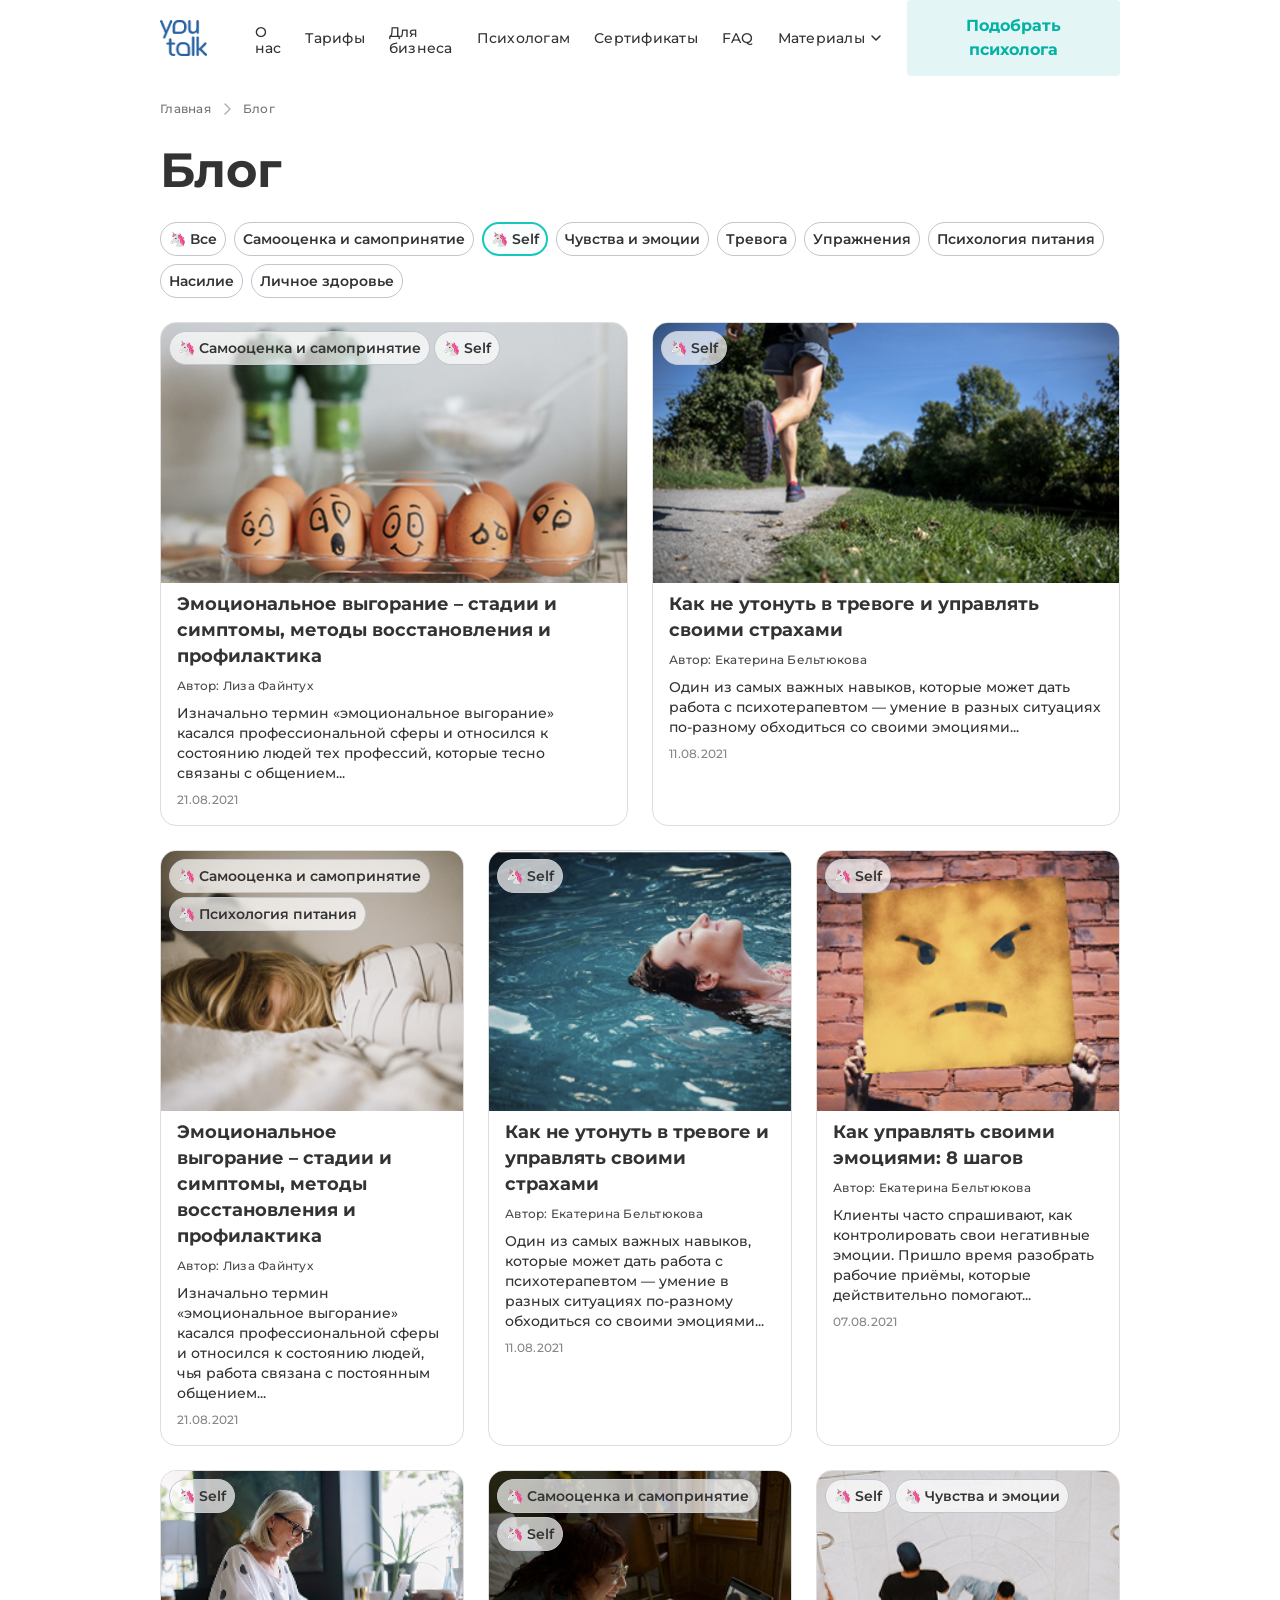
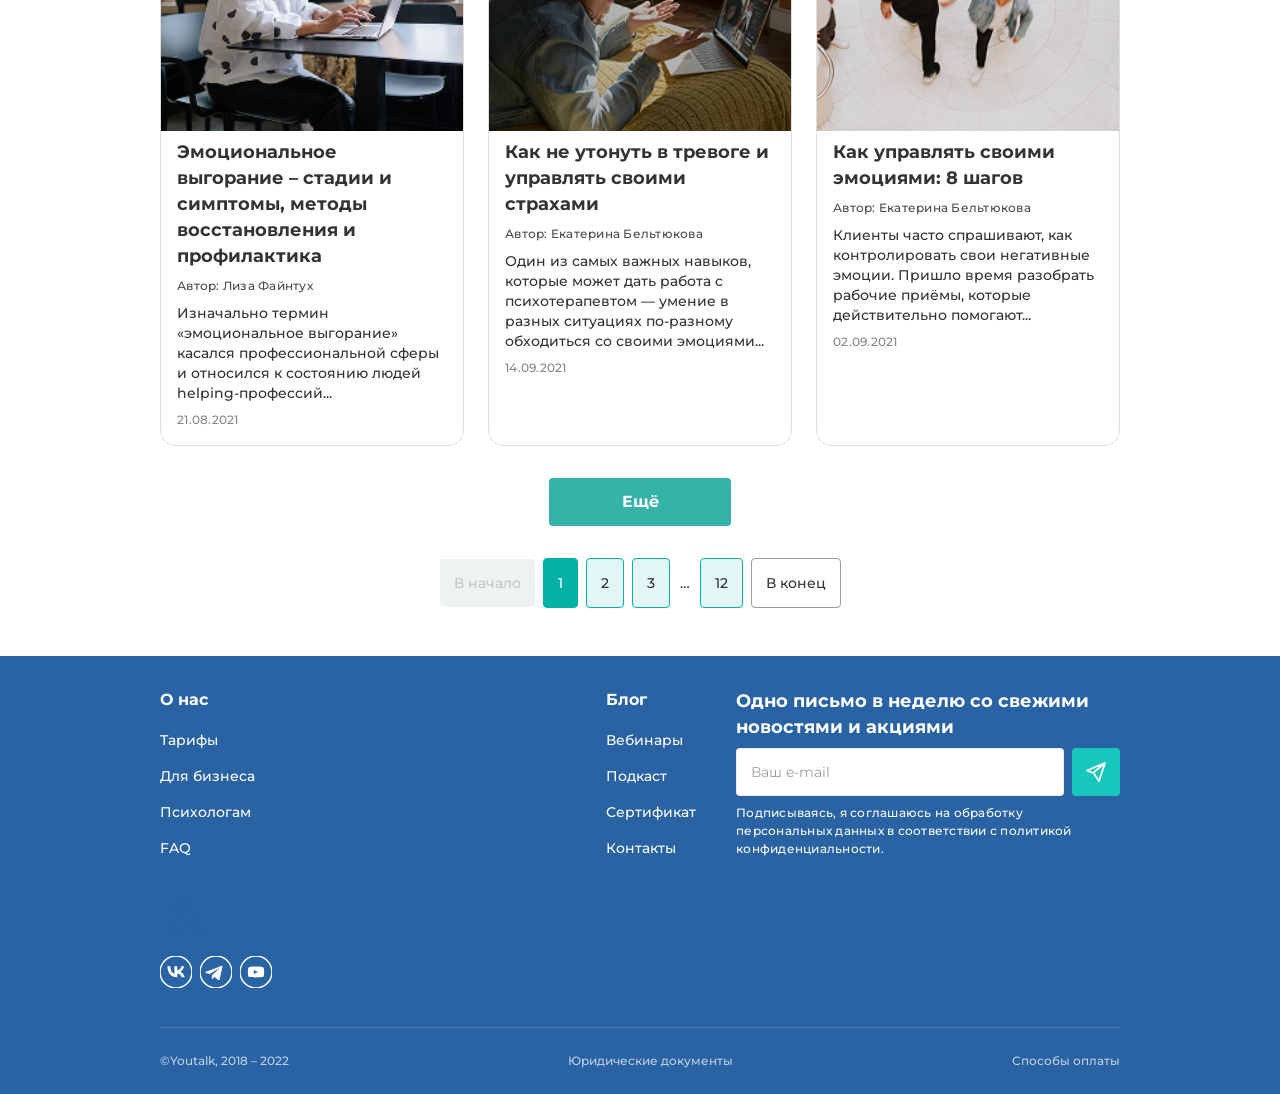
<file: index.html>
<!DOCTYPE html>
<html lang="ru">
<head>
  <meta charset="UTF-8">
  <meta name="viewport" content="width=device-width, initial-scale=1.0">
  <meta name="description" content="Блог онлайн-сервиса подбора психологов YouTalk: статьи о самооценке, тревоге, чувствах и эмоциях.">
  <title>Блог — YouTalk</title>
  <link rel="preconnect" href="https://fonts.googleapis.com">
  <link rel="preconnect" href="https://fonts.gstatic.com" crossorigin>
  <link href="https://fonts.googleapis.com/css2?family=Montserrat:wght@400;500;600;700&family=Open+Sans:wght@400;600&display=swap" rel="stylesheet">
  <link rel="stylesheet" href="css/style.css">
</head>
<body class="page">
  <header class="header">
    <div class="header__inner container">
      <a class="logo header__logo" href="index.html" aria-label="YouTalk — на главную">
        <img class="logo__image" src="img/logo.png" alt="YouTalk">
      </a>
      <nav class="nav header__nav" aria-label="Основная навигация">
        <ul class="nav__list">
          <li class="nav__item"><a class="nav__link" href="#">О нас</a></li>
          <li class="nav__item"><a class="nav__link" href="#">Тарифы</a></li>
          <li class="nav__item"><a class="nav__link" href="#">Для бизнеса</a></li>
          <li class="nav__item"><a class="nav__link" href="#">Психологам</a></li>
          <li class="nav__item"><a class="nav__link" href="#">Сертификаты</a></li>
          <li class="nav__item"><a class="nav__link" href="#">FAQ</a></li>
          <li class="nav__item">
            <button class="nav__link nav__link--dropdown" type="button">
              Материалы
              <svg class="nav__icon" width="14" height="14" viewBox="0 0 14 14" aria-hidden="true" focusable="false">
                <path d="M3 5l4 4 4-4" fill="none" stroke="currentColor" stroke-width="1.6" stroke-linecap="round" stroke-linejoin="round"></path>
              </svg>
            </button>
          </li>
        </ul>
      </nav>
      <a class="btn btn--ghost header__button" href="#">Подобрать психолога</a>
      <button class="header__burger" type="button" aria-label="Открыть меню" aria-expanded="false">
        <span class="header__burger-line"></span>
        <span class="header__burger-line"></span>
        <span class="header__burger-line"></span>
      </button>
    </div>
  </header>

  <main class="main">
    <div class="container">
      <nav class="breadcrumbs" aria-label="Хлебные крошки">
        <ol class="breadcrumbs__list">
          <li class="breadcrumbs__item">
            <a class="breadcrumbs__link" href="index.html">Главная</a>
            <svg class="breadcrumbs__icon" width="16" height="16" viewBox="0 0 16 16" aria-hidden="true" focusable="false">
              <path d="M6 3l5 5-5 5" fill="none" stroke="currentColor" stroke-width="1.4" stroke-linecap="round" stroke-linejoin="round"></path>
            </svg>
          </li>
          <li class="breadcrumbs__item breadcrumbs__item--current" aria-current="page">Блог</li>
        </ol>
      </nav>

      <h1 class="page-title">Блог</h1>

      <section class="tags-filter" aria-label="Фильтр статей по тегам">
        <h2 class="visually-hidden">Теги</h2>
        <ul class="tags-filter__list">
          <li class="tags-filter__item">
            <button class="tag-pill" type="button"><span class="tag-pill__icon" aria-hidden="true">🦄</span>Все</button>
          </li>
          <li class="tags-filter__item">
            <button class="tag-pill" type="button">Самооценка и самопринятие</button>
          </li>
          <li class="tags-filter__item">
            <button class="tag-pill tag-pill--active" type="button" aria-pressed="true"><span class="tag-pill__icon" aria-hidden="true">🦄</span>Self</button>
          </li>
          <li class="tags-filter__item">
            <button class="tag-pill" type="button">Чувства и эмоции</button>
          </li>
          <li class="tags-filter__item">
            <button class="tag-pill" type="button">Тревога</button>
          </li>
          <li class="tags-filter__item">
            <button class="tag-pill" type="button">Упражнения</button>
          </li>
          <li class="tags-filter__item">
            <button class="tag-pill" type="button">Психология питания</button>
          </li>
          <li class="tags-filter__item">
            <button class="tag-pill" type="button">Насилие</button>
          </li>
          <li class="tags-filter__item">
            <button class="tag-pill" type="button">Личное здоровье</button>
          </li>
        </ul>
      </section>

      <section class="cards" aria-label="Статьи блога">
        <article class="card card--wide">
          <a class="card__link" href="article.html">
            <div class="card__media">
              <img class="card__image" src="img/blog-1.png" alt="Обложка статьи «Эмоциональное выгорание: стадии и симптомы»" width="468" height="260">
              <ul class="card__tags">
                <li class="tag-pill tag-pill--mini"><span class="tag-pill__icon" aria-hidden="true">🦄</span>Самооценка и самопринятие</li>
                <li class="tag-pill tag-pill--mini"><span class="tag-pill__icon" aria-hidden="true">🦄</span>Self</li>
              </ul>
            </div>
            <div class="card__body">
              <h3 class="card__title">Эмоциональное выгорание – стадии и симптомы, методы восстановления и профилактика</h3>
              <p class="card__author">Автор: Лиза Файнтух</p>
              <p class="card__excerpt">Изначально термин «эмоциональное выгорание» касался профессиональной сферы и относился к состоянию людей тех профессий, которые тесно связаны с общением...</p>
            </div>
          </a>
          <div class="card__footer">
            <time class="card__date" datetime="2021-08-21">21.08.2021</time>
          </div>
        </article>

        <article class="card">
          <a class="card__link" href="article.html">
            <div class="card__media">
              <img class="card__image" src="img/blog-2.png" alt="Обложка статьи «Как не утонуть в тревоге и управлять своими страхами»" width="468" height="260">
              <ul class="card__tags">
                <li class="tag-pill tag-pill--mini"><span class="tag-pill__icon" aria-hidden="true">🦄</span>Self</li>
              </ul>
            </div>
            <div class="card__body">
              <h3 class="card__title">Как не утонуть в тревоге и управлять своими страхами</h3>
              <p class="card__author">Автор: Екатерина Бельтюкова</p>
              <p class="card__excerpt">Один из самых важных навыков, которые может дать работа с психотерапевтом — умение в разных ситуациях по-разному обходиться со своими эмоциями...</p>
            </div>
          </a>
          <div class="card__footer">
            <time class="card__date" datetime="2021-08-11">11.08.2021</time>
          </div>
        </article>

        <article class="card">
          <a class="card__link" href="article.html">
            <div class="card__media">
              <img class="card__image" src="img/blog-3.png" alt="Обложка статьи про эмоциональное выгорание и психология питания" width="468" height="260">
              <ul class="card__tags">
                <li class="tag-pill tag-pill--mini"><span class="tag-pill__icon" aria-hidden="true">🦄</span>Самооценка и самопринятие</li>
                <li class="tag-pill tag-pill--mini"><span class="tag-pill__icon" aria-hidden="true">🦄</span>Психология питания</li>
              </ul>
            </div>
            <div class="card__body">
              <h3 class="card__title">Эмоциональное выгорание – стадии и симптомы, методы восстановления и профилактика</h3>
              <p class="card__author">Автор: Лиза Файнтух</p>
              <p class="card__excerpt">Изначально термин «эмоциональное выгорание» касался профессиональной сферы и относился к состоянию людей, чья работа связана с постоянным общением...</p>
            </div>
          </a>
          <div class="card__footer">
            <time class="card__date" datetime="2021-08-21">21.08.2021</time>
          </div>
        </article>

        <article class="card">
          <a class="card__link" href="article.html">
            <div class="card__media">
              <img class="card__image" src="img/blog-4.png" alt="Обложка статьи «Как не утонуть в тревоге и управлять своими страхами»" width="468" height="260">
              <ul class="card__tags">
                <li class="tag-pill tag-pill--mini"><span class="tag-pill__icon" aria-hidden="true">🦄</span>Self</li>
              </ul>
            </div>
            <div class="card__body">
              <h3 class="card__title">Как не утонуть в тревоге и управлять своими страхами</h3>
              <p class="card__author">Автор: Екатерина Бельтюкова</p>
              <p class="card__excerpt">Один из самых важных навыков, которые может дать работа с психотерапевтом — умение в разных ситуациях по-разному обходиться со своими эмоциями...</p>
            </div>
          </a>
          <div class="card__footer">
            <time class="card__date" datetime="2021-08-11">11.08.2021</time>
          </div>
        </article>

        <article class="card">
          <a class="card__link" href="article.html">
            <div class="card__media">
              <img class="card__image" src="img/blog-5.png" alt="Обложка статьи «Как управлять своими эмоциями: 8 шагов»" width="468" height="260">
              <ul class="card__tags">
                <li class="tag-pill tag-pill--mini"><span class="tag-pill__icon" aria-hidden="true">🦄</span>Self</li>
              </ul>
            </div>
            <div class="card__body">
              <h3 class="card__title">Как управлять своими эмоциями: 8 шагов</h3>
              <p class="card__author">Автор: Екатерина Бельтюкова</p>
              <p class="card__excerpt">Клиенты часто спрашивают, как контролировать свои негативные эмоции. Пришло время разобрать рабочие приёмы, которые действительно помогают...</p>
            </div>
          </a>
          <div class="card__footer">
            <time class="card__date" datetime="2021-08-07">07.08.2021</time>
          </div>
        </article>

        <article class="card">
          <a class="card__link" href="article.html">
            <div class="card__media">
              <img class="card__image" src="img/blog-6.png" alt="Обложка статьи про эмоциональное выгорание" width="468" height="260">
              <ul class="card__tags">
                <li class="tag-pill tag-pill--mini"><span class="tag-pill__icon" aria-hidden="true">🦄</span>Self</li>
              </ul>
            </div>
            <div class="card__body">
              <h3 class="card__title">Эмоциональное выгорание – стадии и симптомы, методы восстановления и профилактика</h3>
              <p class="card__author">Автор: Лиза Файнтух</p>
              <p class="card__excerpt">Изначально термин «эмоциональное выгорание» касался профессиональной сферы и относился к состоянию людей helping-профессий...</p>
            </div>
          </a>
          <div class="card__footer">
            <time class="card__date" datetime="2021-08-21">21.08.2021</time>
          </div>
        </article>

        <article class="card">
          <a class="card__link" href="article.html">
            <div class="card__media">
              <img class="card__image" src="img/blog-7.png" alt="Обложка статьи о том, как не утонуть в тревоге" width="468" height="260">
              <ul class="card__tags">
                <li class="tag-pill tag-pill--mini"><span class="tag-pill__icon" aria-hidden="true">🦄</span>Самооценка и самопринятие</li>
                <li class="tag-pill tag-pill--mini"><span class="tag-pill__icon" aria-hidden="true">🦄</span>Self</li>
              </ul>
            </div>
            <div class="card__body">
              <h3 class="card__title">Как не утонуть в тревоге и управлять своими страхами</h3>
              <p class="card__author">Автор: Екатерина Бельтюкова</p>
              <p class="card__excerpt">Один из самых важных навыков, которые может дать работа с психотерапевтом — умение в разных ситуациях по-разному обходиться со своими эмоциями...</p>
            </div>
          </a>
          <div class="card__footer">
            <time class="card__date" datetime="2021-09-14">14.09.2021</time>
          </div>
        </article>

        <article class="card">
          <a class="card__link" href="article.html">
            <div class="card__media">
              <img class="card__image" src="img/blog-8.png" alt="Обложка статьи про управление эмоциями" width="468" height="260">
              <ul class="card__tags">
                <li class="tag-pill tag-pill--mini"><span class="tag-pill__icon" aria-hidden="true">🦄</span>Self</li>
                <li class="tag-pill tag-pill--mini"><span class="tag-pill__icon" aria-hidden="true">🦄</span>Чувства и эмоции</li>
              </ul>
            </div>
            <div class="card__body">
              <h3 class="card__title">Как управлять своими эмоциями: 8 шагов</h3>
              <p class="card__author">Автор: Екатерина Бельтюкова</p>
              <p class="card__excerpt">Клиенты часто спрашивают, как контролировать свои негативные эмоции. Пришло время разобрать рабочие приёмы, которые действительно помогают...</p>
            </div>
          </a>
          <div class="card__footer">
            <time class="card__date" datetime="2021-09-02">02.09.2021</time>
          </div>
        </article>
      </section>

      <button class="btn btn--primary btn--more" type="button">Ещё</button>

      <nav class="pagination" aria-label="Постраничная навигация">
        <ul class="pagination__list">
          <li class="pagination__item">
            <a class="pagination__link pagination__link--start" href="#" tabindex="-1" aria-disabled="true">В начало</a>
          </li>
          <li class="pagination__item"><a class="pagination__link pagination__link--active" href="#" aria-current="page">1</a></li>
          <li class="pagination__item"><a class="pagination__link" href="#">2</a></li>
          <li class="pagination__item"><a class="pagination__link" href="#">3</a></li>
          <li class="pagination__item pagination__item--dots" aria-hidden="true">…</li>
          <li class="pagination__item"><a class="pagination__link" href="#">12</a></li>
          <li class="pagination__item">
            <a class="pagination__link pagination__link--end" href="#">В конец</a>
          </li>
        </ul>
      </nav>
    </div>
  </main>

  <footer class="footer">
    <div class="container">
      <div class="footer__top">
        <div class="footer__columns">
          <nav class="footer__col" aria-label="О нас">
            <h2 class="footer__title">О нас</h2>
            <ul class="footer__list">
              <li class="footer__list-item"><a class="footer__link" href="#">Тарифы</a></li>
              <li class="footer__list-item"><a class="footer__link" href="#">Для бизнеса</a></li>
              <li class="footer__list-item"><a class="footer__link" href="#">Психологам</a></li>
              <li class="footer__list-item"><a class="footer__link" href="#">FAQ</a></li>
            </ul>
          </nav>
          <nav class="footer__col" aria-label="Блог">
            <h2 class="footer__title">Блог</h2>
            <ul class="footer__list">
              <li class="footer__list-item"><a class="footer__link" href="#">Вебинары</a></li>
              <li class="footer__list-item"><a class="footer__link" href="#">Подкаст</a></li>
              <li class="footer__list-item"><a class="footer__link" href="#">Сертификат</a></li>
              <li class="footer__list-item"><a class="footer__link" href="#">Контакты</a></li>
            </ul>
          </nav>
        </div>

        <section class="footer__subscribe subscribe" aria-label="Подписка на рассылку">
          <h2 class="subscribe__title">Одно письмо в неделю со свежими новостями и акциями</h2>
          <form class="subscribe__form" action="#" method="post">
            <label class="visually-hidden" for="subscribe-email">Ваш e-mail</label>
            <input class="subscribe__input" id="subscribe-email" type="email" name="email" placeholder="Ваш e-mail" required>
            <button class="subscribe__button" type="submit" aria-label="Подписаться">
              <svg class="subscribe__icon" width="24" height="24" viewBox="0 0 24 24" aria-hidden="true" focusable="false">
                <path d="M21 3L3 10.5l6 2.5m12-10L15 21l-4.5-6.5M21 3L9 13" fill="none" stroke="currentColor" stroke-width="1.8" stroke-linecap="round" stroke-linejoin="round"></path>
              </svg>
            </button>
          </form>
          <p class="subscribe__consent">Подписываясь, я соглашаюсь на обработку персональных данных в соответствии с политикой конфиденциальности.</p>
        </section>

        <div class="footer__brand">
          <a class="logo logo--light footer__logo" href="index.html" aria-label="YouTalk — на главную">
            <img class="logo__image" src="img/logo.png" alt="YouTalk">
          </a>
          <ul class="footer__socials socials">
            <li class="socials__item">
              <a class="socials__link" href="#" aria-label="Мы во ВКонтакте">
                <svg class="socials__icon" width="32" height="32" viewBox="0 0 32 32" aria-hidden="true" focusable="false">
                  <rect width="32" height="32" rx="16" fill="none" stroke="currentColor" stroke-width="1.5"></rect>
                  <path d="M17 21.2c-6 0-9.4-4.1-9.6-10.9h3c.1 5 2.3 7.1 4 7.5v-7.5h2.9v4.3c1.7-.2 3.5-2.1 4.1-4.3h2.8c-.5 2.7-2.4 4.6-3.8 5.4 1.4.6 3.6 2.3 4.4 5.5h-3.1c-.6-2-2.2-3.5-4.4-3.7v3.7H17z" fill="currentColor"></path>
                </svg>
              </a>
            </li>
            <li class="socials__item">
              <a class="socials__link" href="#" aria-label="Наш Telegram-канал">
                <svg class="socials__icon" width="32" height="32" viewBox="0 0 32 32" aria-hidden="true" focusable="false">
                  <rect width="32" height="32" rx="16" fill="none" stroke="currentColor" stroke-width="1.5"></rect>
                  <path d="M22.5 10.2l-2.8 13c-.2.9-.7 1.1-1.4.7l-3.9-2.9-1.9 1.8c-.2.2-.4.4-.8.4l.3-4 7.3-6.6c.3-.3-.1-.4-.5-.2l-9 5.7-3.9-1.2c-.8-.3-.8-.8.2-1.2l15.1-5.8c.7-.3 1.3.2 1.1 1.3z" fill="currentColor"></path>
                </svg>
              </a>
            </li>
            <li class="socials__item">
              <a class="socials__link" href="#" aria-label="Наш YouTube-канал">
                <svg class="socials__icon" width="32" height="32" viewBox="0 0 32 32" aria-hidden="true" focusable="false">
                  <rect width="32" height="32" rx="16" fill="none" stroke="currentColor" stroke-width="1.5"></rect>
                  <path d="M16 10.5c2.9 0 5.3.2 6.4.4.9.2 1.4.8 1.5 1.7.2 1 .2 2.2.2 3.4s0 2.4-.2 3.4c-.1.9-.6 1.5-1.5 1.7-1.1.2-3.5.4-6.4.4s-5.3-.2-6.4-.4c-.9-.2-1.4-.8-1.5-1.7-.2-1-.2-2.2-.2-3.4s0-2.4.2-3.4c.1-.9.6-1.5 1.5-1.7 1.1-.2 3.5-.4 6.4-.4zm-2.2 3.6v3.8l4.3-1.9-4.3-1.9z" fill="currentColor"></path>
                </svg>
              </a>
            </li>
          </ul>
        </div>
      </div>

      <div class="footer__divider" role="separator"></div>

      <div class="footer__bottom">
        <p class="footer__copyright">©Youtalk, 2018 – 2022</p>
        <a class="footer__bottom-link" href="#">Юридические документы</a>
        <a class="footer__bottom-link" href="#">Способы оплаты</a>
      </div>
    </div>
  </footer>
</body>
</html>
</file>
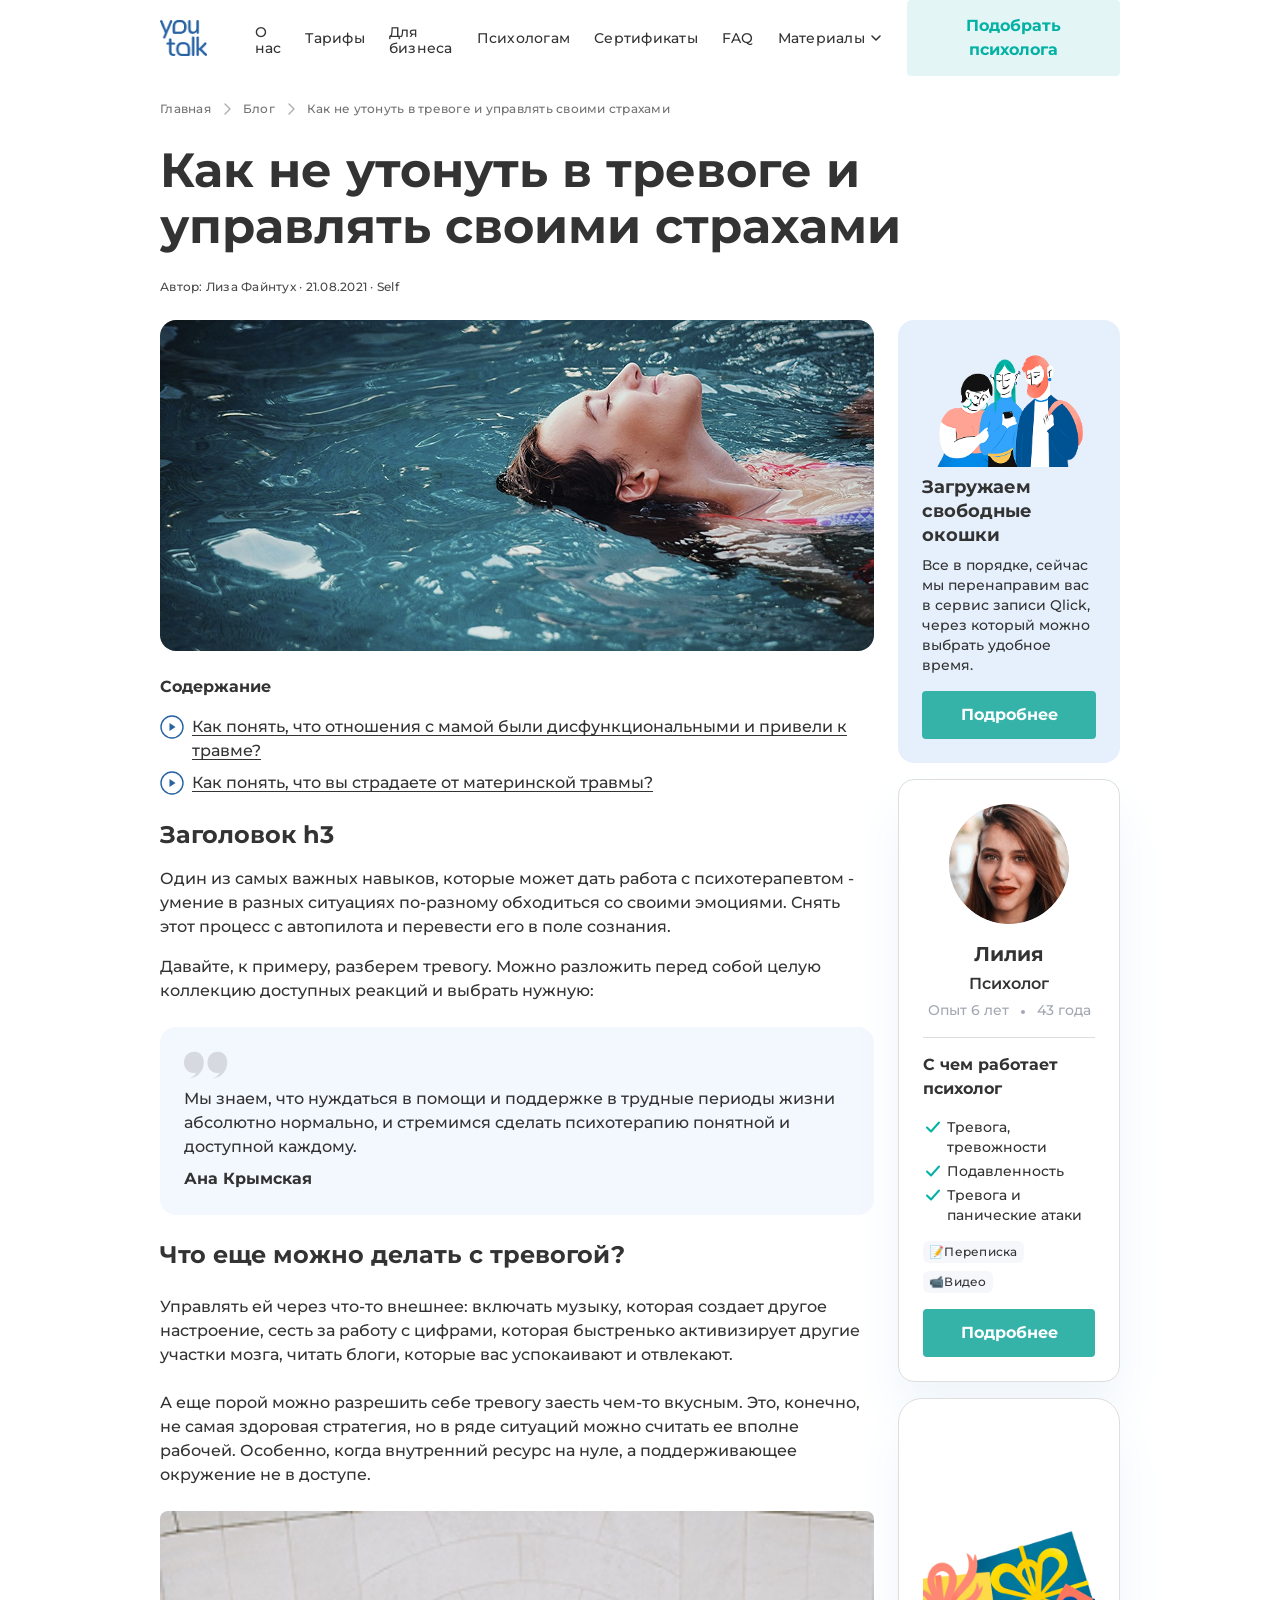
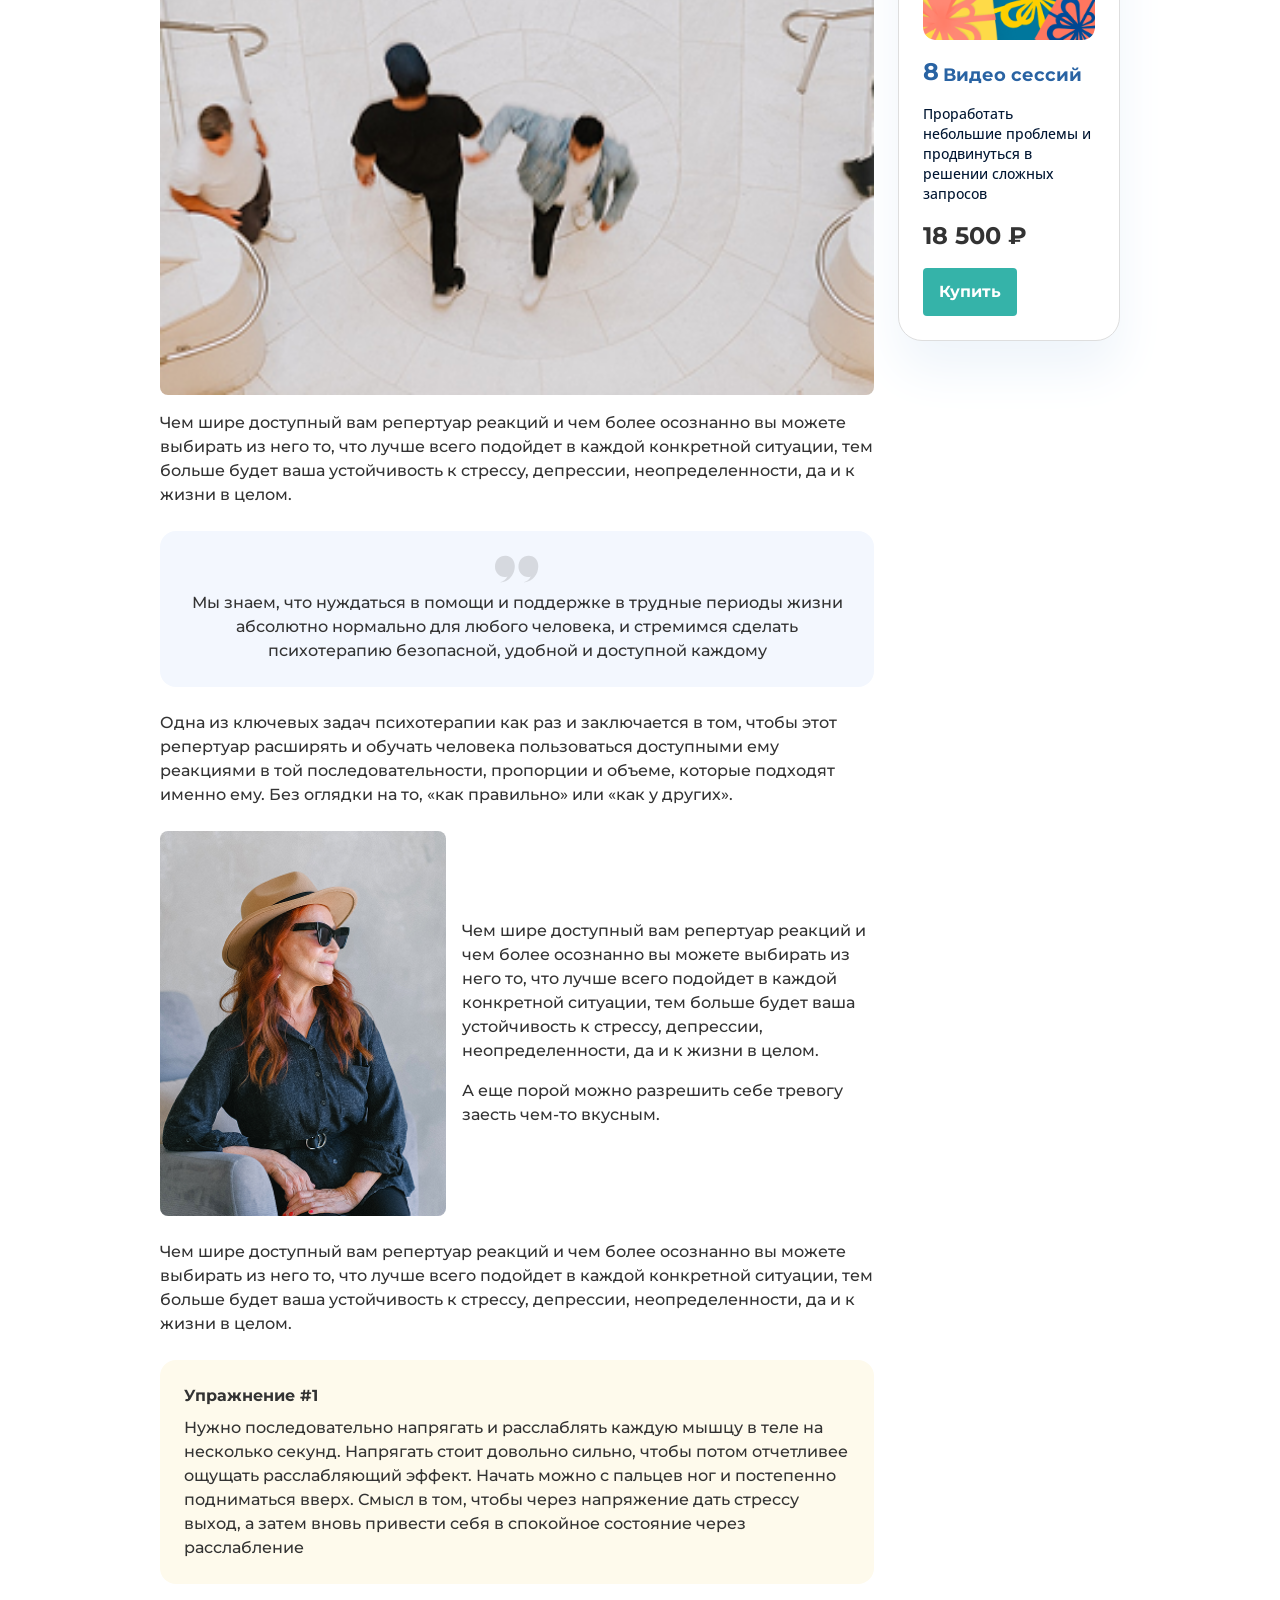
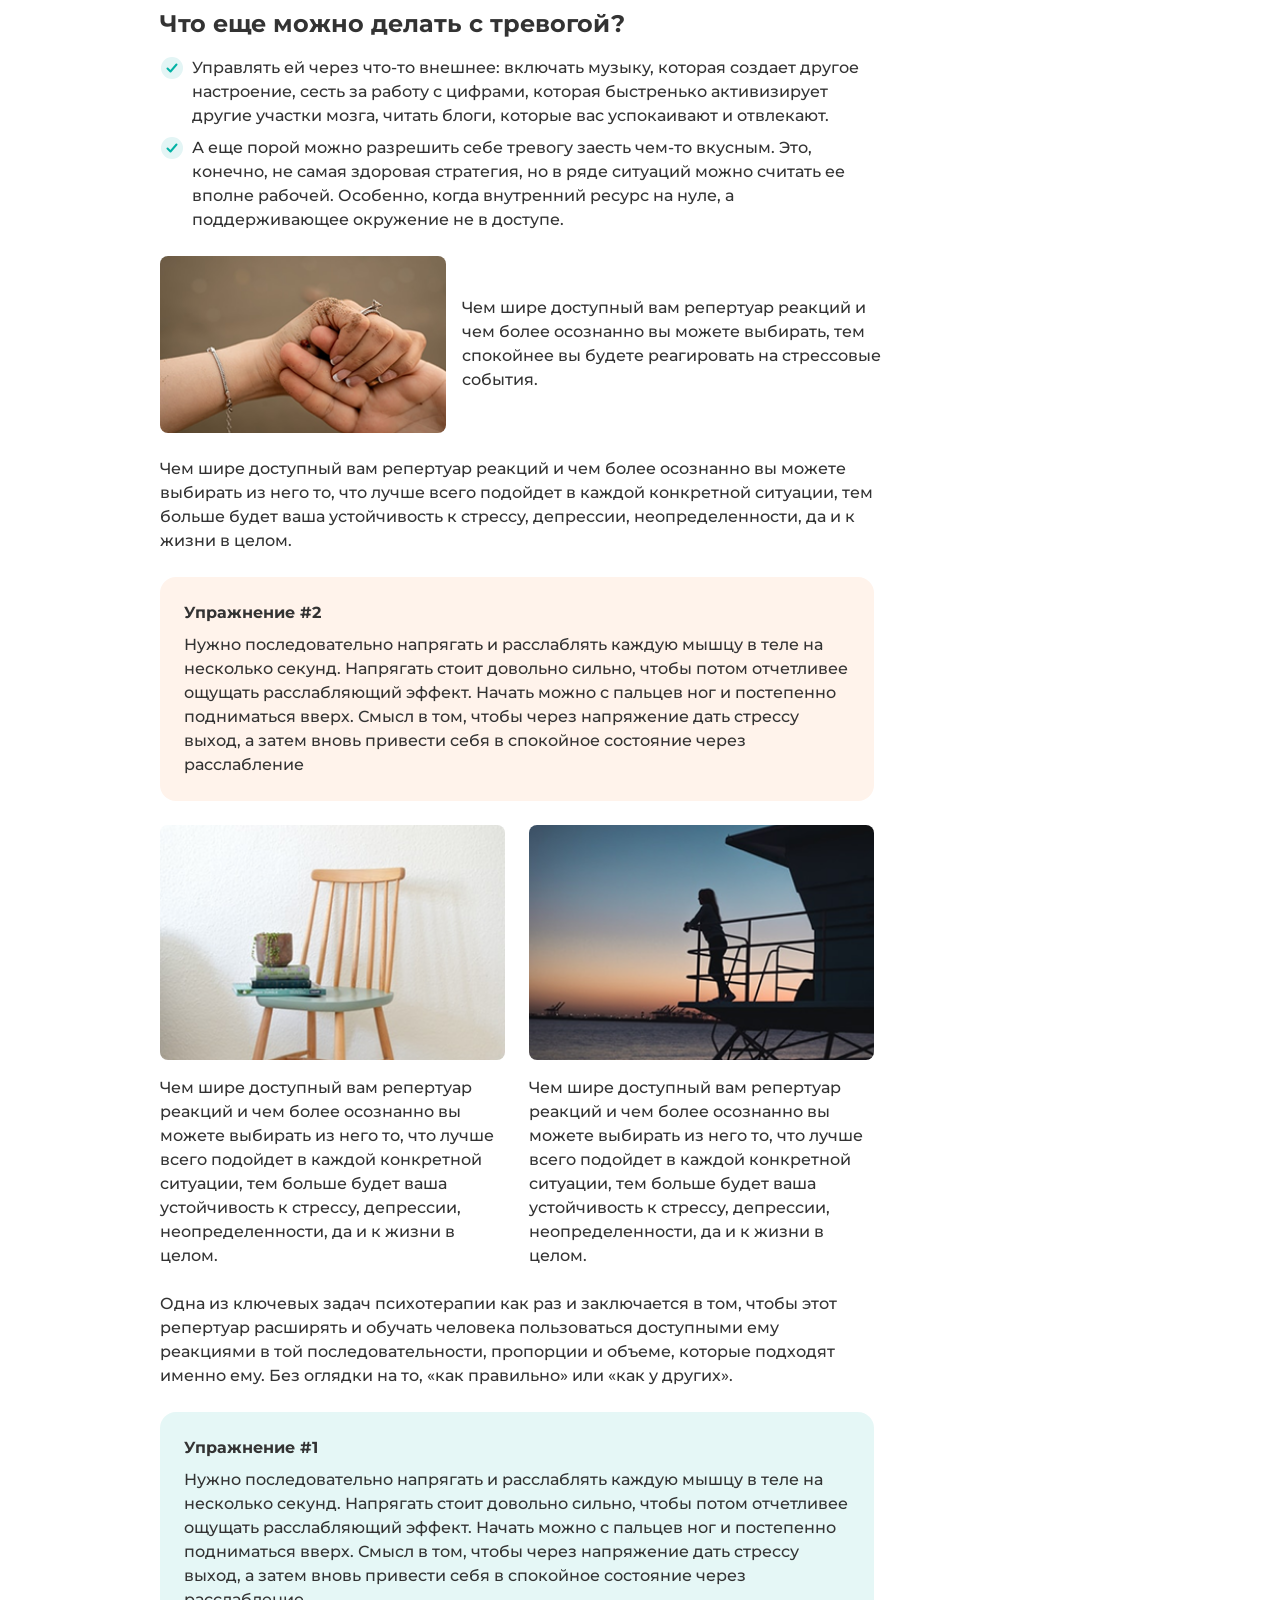
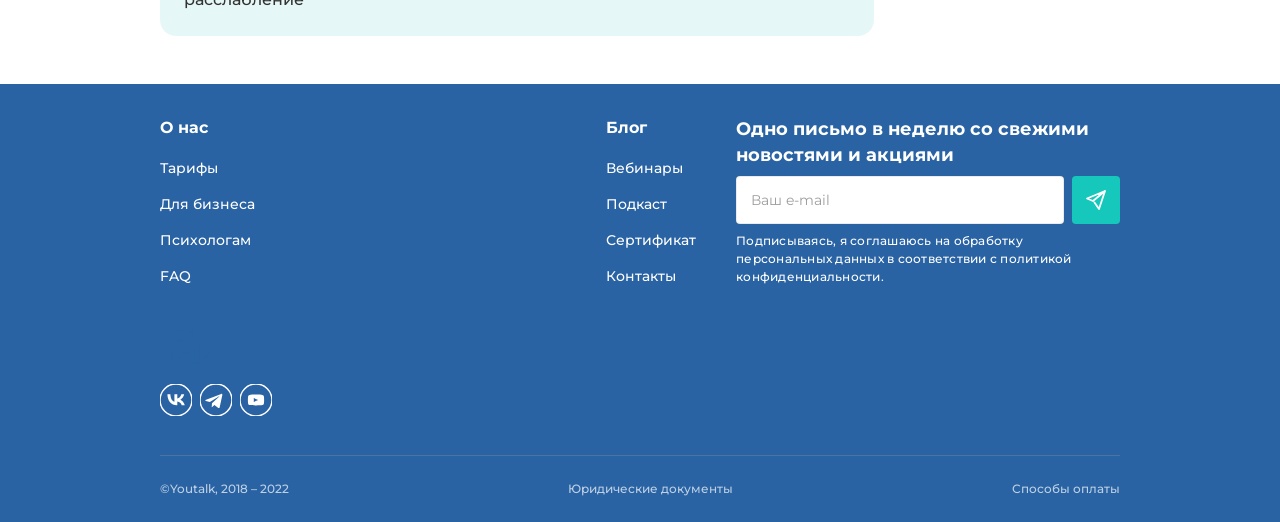
<file: article.html>
<!DOCTYPE html>
<html lang="ru">
<head>
  <meta charset="UTF-8">
  <meta name="viewport" content="width=device-width, initial-scale=1.0">
  <meta name="description" content="Статья «Как не утонуть в тревоге и управлять своими страхами» — блог сервиса психологической помощи YouTalk.">
  <title>Как не утонуть в тревоге и управлять своими страхами — YouTalk</title>
  <link rel="preconnect" href="https://fonts.googleapis.com">
  <link rel="preconnect" href="https://fonts.gstatic.com" crossorigin>
  <link href="https://fonts.googleapis.com/css2?family=Montserrat:wght@400;500;600;700&family=Open+Sans:wght@400;600&display=swap" rel="stylesheet">
  <link rel="stylesheet" href="css/style.css">
</head>
<body class="page">
  <header class="header">
    <div class="header__inner container">
      <a class="logo header__logo" href="index.html" aria-label="YouTalk — на главную">
        <img class="logo__image" src="img/logo.png" alt="YouTalk">
      </a>
      <nav class="nav header__nav" aria-label="Основная навигация">
        <ul class="nav__list">
          <li class="nav__item"><a class="nav__link" href="#">О нас</a></li>
          <li class="nav__item"><a class="nav__link" href="#">Тарифы</a></li>
          <li class="nav__item"><a class="nav__link" href="#">Для бизнеса</a></li>
          <li class="nav__item"><a class="nav__link" href="#">Психологам</a></li>
          <li class="nav__item"><a class="nav__link" href="#">Сертификаты</a></li>
          <li class="nav__item"><a class="nav__link" href="#">FAQ</a></li>
          <li class="nav__item">
            <button class="nav__link nav__link--dropdown" type="button">
              Материалы
              <svg class="nav__icon" width="14" height="14" viewBox="0 0 14 14" aria-hidden="true" focusable="false">
                <path d="M3 5l4 4 4-4" fill="none" stroke="currentColor" stroke-width="1.6" stroke-linecap="round" stroke-linejoin="round"></path>
              </svg>
            </button>
          </li>
        </ul>
      </nav>
      <a class="btn btn--ghost header__button" href="#">Подобрать психолога</a>
      <button class="header__burger" type="button" aria-label="Открыть меню" aria-expanded="false">
        <span class="header__burger-line"></span>
        <span class="header__burger-line"></span>
        <span class="header__burger-line"></span>
      </button>
    </div>
  </header>

  <main class="main">
    <div class="container">
      <nav class="breadcrumbs" aria-label="Хлебные крошки">
        <ol class="breadcrumbs__list">
          <li class="breadcrumbs__item">
            <a class="breadcrumbs__link" href="index.html">Главная</a>
            <svg class="breadcrumbs__icon" width="16" height="16" viewBox="0 0 16 16" aria-hidden="true" focusable="false">
              <path d="M6 3l5 5-5 5" fill="none" stroke="currentColor" stroke-width="1.4" stroke-linecap="round" stroke-linejoin="round"></path>
            </svg>
          </li>
          <li class="breadcrumbs__item">
            <a class="breadcrumbs__link" href="index.html">Блог</a>
            <svg class="breadcrumbs__icon" width="16" height="16" viewBox="0 0 16 16" aria-hidden="true" focusable="false">
              <path d="M6 3l5 5-5 5" fill="none" stroke="currentColor" stroke-width="1.4" stroke-linecap="round" stroke-linejoin="round"></path>
            </svg>
          </li>
          <li class="breadcrumbs__item breadcrumbs__item--current" aria-current="page">Как не утонуть в тревоге и управлять своими страхами</li>
        </ol>
      </nav>

      <h1 class="page-title page-title--article">Как не утонуть в тревоге и управлять своими страхами</h1>
      <p class="article__meta">Автор: Лиза Файнтух · <time datetime="2021-08-21">21.08.2021</time> · Self</p>

      <div class="article-layout">
        <article class="article">
          <section class="article__hero" aria-label="Главное изображение статьи">
            <img class="article__hero-image" src="img/article-anxiety.png" alt="Иллюстрация к статье о тревоге" width="714" height="331">
          </section>

          <nav class="toc" aria-label="Содержание статьи">
            <h2 class="toc__title">Содержание</h2>
            <ul class="toc__list">
              <li class="toc__item">
                <a class="toc__link" href="#section-1">
                  <svg class="toc__icon" width="24" height="24" viewBox="0 0 24 24" aria-hidden="true" focusable="false">
                    <circle cx="12" cy="12" r="11" fill="none" stroke="#2963A3" stroke-width="1.4"></circle>
                    <path d="M9.5 8l6 4-6 4V8z" fill="#2963A3"></path>
                  </svg>
                  Как понять, что отношения с мамой были дисфункциональными и привели к травме?
                </a>
              </li>
              <li class="toc__item">
                <a class="toc__link" href="#section-2">
                  <svg class="toc__icon" width="24" height="24" viewBox="0 0 24 24" aria-hidden="true" focusable="false">
                    <circle cx="12" cy="12" r="11" fill="none" stroke="#2963A3" stroke-width="1.4"></circle>
                    <path d="M9.5 8l6 4-6 4V8z" fill="#2963A3"></path>
                  </svg>
                  Как понять, что вы страдаете от материнской травмы?
                </a>
              </li>
            </ul>
          </nav>

          <section class="article__section" id="section-1">
            <h2 class="article__heading">Заголовок h3</h2>
            <p class="article__text">Один из самых важных навыков, которые может дать работа с психотерапевтом - умение в разных ситуациях по-разному обходиться со своими эмоциями. Снять этот процесс с автопилота и перевести его в поле сознания.</p>
            <p class="article__text">Давайте, к примеру, разберем тревогу. Можно разложить перед собой целую коллекцию доступных реакций и выбрать нужную:</p>
          </section>

          <blockquote class="quote">
            <svg class="quote__icon" width="44" height="28" viewBox="0 0 60 36" aria-hidden="true" focusable="false">
              <path d="M14 0C6 0 0 6 0 15c0 8 6 14 13 14 1 0 3 0 4-1-2 5-6 7-10 8l2 0c10-1 18-10 18-22C27 6 22 0 14 0zm32 0C38 0 32 6 32 15c0 8 6 14 13 14 1 0 3 0 4-1-2 5-6 7-10 8l2 0c10-1 18-10 18-22C59 6 54 0 46 0z" fill="#333333" opacity="0.15"></path>
            </svg>
            <p class="quote__text">Мы знаем, что нуждаться в помощи и поддержке в трудные периоды жизни абсолютно нормально, и стремимся сделать психотерапию понятной и доступной каждому.</p>
            <cite class="quote__author">Ана Крымская</cite>
          </blockquote>

          <h2 class="article__heading">Что еще можно делать с тревогой?</h2>
          <p class="article__text">Управлять ей через что-то внешнее: включать музыку, которая создает другое настроение, сесть за работу с цифрами, которая быстренько активизирует другие участки мозга, читать блоги, которые вас успокаивают и отвлекают.</p>
          <p class="article__text">А еще порой можно разрешить себе тревогу заесть чем-то вкусным. Это, конечно, не самая здоровая стратегия, но в ряде ситуаций можно считать ее вполне рабочей. Особенно, когда внутренний ресурс на нуле, а поддерживающее окружение не в доступе.</p>

          <section class="media-row" aria-label="Иллюстрация к разделу">
            <img class="media-row__image" src="img/blog-8.png" alt="Иллюстрация: работа с эмоциями на сессии" width="304" height="206">
            <p class="article__text">Чем шире доступный вам репертуар реакций и чем более осознанно вы можете выбирать из него то, что лучше всего подойдет в каждой конкретной ситуации, тем больше будет ваша устойчивость к стрессу, депрессии, неопределенности, да и к жизни в целом.</p>
          </section>

          <blockquote class="quote quote--center">
            <svg class="quote__icon" width="44" height="28" viewBox="0 0 60 36" aria-hidden="true" focusable="false">
              <path d="M14 0C6 0 0 6 0 15c0 8 6 14 13 14 1 0 3 0 4-1-2 5-6 7-10 8l2 0c10-1 18-10 18-22C27 6 22 0 14 0zm32 0C38 0 32 6 32 15c0 8 6 14 13 14 1 0 3 0 4-1-2 5-6 7-10 8l2 0c10-1 18-10 18-22C59 6 54 0 46 0z" fill="#333333" opacity="0.15"></path>
            </svg>
            <p class="quote__text">Мы знаем, что нуждаться в помощи и поддержке в трудные периоды жизни абсолютно нормально для любого человека, и стремимся сделать психотерапию безопасной, удобной и доступной каждому</p>
          </blockquote>

          <p class="article__text">Одна из ключевых задач психотерапии как раз и заключается в том, чтобы этот репертуар расширять и обучать человека пользоваться доступными ему реакциями в той последовательности, пропорции и объеме, которые подходят именно ему. Без оглядки на то, «как правильно» или «как у других».</p>

          <section class="media-row media-row--split" aria-label="Иллюстрация к разделу">
            <img class="media-row__image" src="img/article-img-1.png" alt="Иллюстрация: работа с эмоциями на сессии" width="282" height="380">
            <div class="media-row__content">
              <p class="article__text">Чем шире доступный вам репертуар реакций и чем более осознанно вы можете выбирать из него то, что лучше всего подойдет в каждой конкретной ситуации, тем больше будет ваша устойчивость к стрессу, депрессии, неопределенности, да и к жизни в целом.</p>
              <p class="article__text">А еще порой можно разрешить себе тревогу заесть чем-то вкусным.</p>
            </div>
          </section>

          <p class="article__text">Чем шире доступный вам репертуар реакций и чем более осознанно вы можете выбирать из него то, что лучше всего подойдет в каждой конкретной ситуации, тем больше будет ваша устойчивость к стрессу, депрессии, неопределенности, да и к жизни в целом.</p>

          <aside class="exercise exercise--yellow" aria-label="Практическое упражнение">
            <h3 class="exercise__title">Упражнение #1</h3>
            <p class="exercise__text">Нужно последовательно напрягать и расслаблять каждую мышцу в теле на несколько секунд. Напрягать стоит довольно сильно, чтобы потом отчетливее ощущать расслабляющий эффект. Начать можно с пальцев ног и постепенно подниматься вверх. Смысл в том, чтобы через напряжение дать стрессу выход, а затем вновь привести себя в спокойное состояние через расслабление</p>
          </aside>

          <section class="article__section" id="section-2">
            <h2 class="article__heading">Что еще можно делать с тревогой?</h2>
            <ul class="icon-list">
              <li class="icon-list__item">
                <svg class="icon-list__icon" width="24" height="24" viewBox="0 0 24 24" aria-hidden="true" focusable="false">
                  <circle cx="12" cy="12" r="11" fill="#E3F5F5"></circle>
                  <path d="M7.5 12.5l3 3 6-7" fill="none" stroke="#03B2A5" stroke-width="2" stroke-linecap="round" stroke-linejoin="round"></path>
                </svg>
                Управлять ей через что-то внешнее: включать музыку, которая создает другое настроение, сесть за работу с цифрами, которая быстренько активизирует другие участки мозга, читать блоги, которые вас успокаивают и отвлекают.
              </li>
              <li class="icon-list__item">
                <svg class="icon-list__icon" width="24" height="24" viewBox="0 0 24 24" aria-hidden="true" focusable="false">
                  <circle cx="12" cy="12" r="11" fill="#E3F5F5"></circle>
                  <path d="M7.5 12.5l3 3 6-7" fill="none" stroke="#03B2A5" stroke-width="2" stroke-linecap="round" stroke-linejoin="round"></path>
                </svg>
                А еще порой можно разрешить себе тревогу заесть чем-то вкусным. Это, конечно, не самая здоровая стратегия, но в ряде ситуаций можно считать ее вполне рабочей. Особенно, когда внутренний ресурс на нуле, а поддерживающее окружение не в доступе.
              </li>
            </ul>
          </section>

          <section class="media-row media-row--split" aria-label="Иллюстрация к разделу">
            <img class="media-row__image" src="img/article-img-2.png" alt="Иллюстрация: как справляться с тревогой" width="281" height="174">
            <div class="media-row__content">
              <p class="article__text">Чем шире доступный вам репертуар реакций и чем более осознанно вы можете выбирать, тем спокойнее вы будете реагировать на стрессовые события.</p>
            </div>
          </section>

          <p class="article__text">Чем шире доступный вам репертуар реакций и чем более осознанно вы можете выбирать из него то, что лучше всего подойдет в каждой конкретной ситуации, тем больше будет ваша устойчивость к стрессу, депрессии, неопределенности, да и к жизни в целом.</p>

          <aside class="exercise exercise--orange" aria-label="Практическое упражнение">
            <h3 class="exercise__title">Упражнение #2</h3>
            <p class="exercise__text">Нужно последовательно напрягать и расслаблять каждую мышцу в теле на несколько секунд. Напрягать стоит довольно сильно, чтобы потом отчетливее ощущать расслабляющий эффект. Начать можно с пальцев ног и постепенно подниматься вверх. Смысл в том, чтобы через напряжение дать стрессу выход, а затем вновь привести себя в спокойное состояние через расслабление</p>
          </aside>

          <section class="article__gallery" aria-label="Подборка изображений">
            <figure class="article__gallery-item">
              <img class="article__gallery-image" src="img/article-img-3.png" alt="Иллюстрация к статье о работе с тревогой" width="344" height="235">
              <figcaption class="article__text">Чем шире доступный вам репертуар реакций и чем более осознанно вы можете выбирать из него то, что лучше всего подойдет в каждой конкретной ситуации, тем больше будет ваша устойчивость к стрессу, депрессии, неопределенности, да и к жизни в целом.</figcaption>
            </figure>
            <figure class="article__gallery-item">
              <img class="article__gallery-image" src="img/article-img-4.png" alt="Иллюстрация: осознанный выбор реакции" width="344" height="235">
              <figcaption class="article__text">Чем шире доступный вам репертуар реакций и чем более осознанно вы можете выбирать из него то, что лучше всего подойдет в каждой конкретной ситуации, тем больше будет ваша устойчивость к стрессу, депрессии, неопределенности, да и к жизни в целом.</figcaption>
            </figure>
          </section>

          <p class="article__text">Одна из ключевых задач психотерапии как раз и заключается в том, чтобы этот репертуар расширять и обучать человека пользоваться доступными ему реакциями в той последовательности, пропорции и объеме, которые подходят именно ему. Без оглядки на то, «как правильно» или «как у других».</p>

          <aside class="exercise exercise--teal" aria-label="Практическое упражнение">
            <h3 class="exercise__title">Упражнение #1</h3>
            <p class="exercise__text">Нужно последовательно напрягать и расслаблять каждую мышцу в теле на несколько секунд. Напрягать стоит довольно сильно, чтобы потом отчетливее ощущать расслабляющий эффект. Начать можно с пальцев ног и постепенно подниматься вверх. Смысл в том, чтобы через напряжение дать стрессу выход, а затем вновь привести себя в спокойное состояние через расслабление</p>
          </aside>
        </article>

        <aside class="sidebar" aria-label="Дополнительные материалы">
          <section class="booking-widget">
            <img class="booking-widget__image" src="img/promo-2.png" alt="" width="257" height="182">
            <h2 class="booking-widget__title">Загружаем свободные окошки</h2>
            <p class="booking-widget__text">Все в порядке, сейчас мы перенаправим вас в сервис записи Qlick, через который можно выбрать удобное время.</p>
            <a class="btn btn--primary booking-widget__button" href="#">Подробнее</a>
          </section>

          <section class="psychologist-card">
            <img class="psychologist-card__avatar" src="img/avatar.png" alt="Фотография психолога Лилии" width="120" height="120">
            <div class="psychologist-card__info">
              <h2 class="psychologist-card__name">Лилия</h2>
              <p class="psychologist-card__role">Психолог</p>
              <p class="psychologist-card__stats">Опыт 6 лет <span class="psychologist-card__dot" aria-hidden="true"></span> 43 года</p>
            </div>
            <div class="psychologist-card__divider"></div>
            <h3 class="psychologist-card__subtitle">С чем работает психолог</h3>
            <ul class="psychologist-card__list">
              <li class="psychologist-card__list-item">
                <svg class="psychologist-card__list-icon" width="20" height="20" viewBox="0 0 20 20" aria-hidden="true" focusable="false">
                  <path d="M4 10.5l4 4 8-9" fill="none" stroke="#03B2A5" stroke-width="2" stroke-linecap="round" stroke-linejoin="round"></path>
                </svg>
                Тревога, тревожности
              </li>
              <li class="psychologist-card__list-item">
                <svg class="psychologist-card__list-icon" width="20" height="20" viewBox="0 0 20 20" aria-hidden="true" focusable="false">
                  <path d="M4 10.5l4 4 8-9" fill="none" stroke="#03B2A5" stroke-width="2" stroke-linecap="round" stroke-linejoin="round"></path>
                </svg>
                Подавленность
              </li>
              <li class="psychologist-card__list-item">
                <svg class="psychologist-card__list-icon" width="20" height="20" viewBox="0 0 20 20" aria-hidden="true" focusable="false">
                  <path d="M4 10.5l4 4 8-9" fill="none" stroke="#03B2A5" stroke-width="2" stroke-linecap="round" stroke-linejoin="round"></path>
                </svg>
                Тревога и панические атаки
              </li>
            </ul>
            <ul class="psychologist-card__chips">
              <li class="psychologist-card__chip"><span aria-hidden="true">📝</span>Переписка</li>
              <li class="psychologist-card__chip"><span aria-hidden="true">📹</span>Видео</li>
            </ul>
            <a class="btn btn--primary psychologist-card__button" href="#">Подробнее</a>
          </section>

          <section class="tariff-card">
            <img class="tariff-card__image" src="img/promo-3.png" alt="" width="222" height="280">
            <h2 class="tariff-card__title"><span class="tariff-card__count">8</span> Видео сессий</h2>
            <p class="tariff-card__text">Проработать небольшие проблемы и продвинуться в решении сложных запросов</p>
            <p class="tariff-card__price">18 500 ₽</p>
            <button class="btn btn--primary tariff-card__button" type="button">Купить</button>
          </section>
        </aside>
      </div>
    </div>
  </main>

  <footer class="footer">
    <div class="container">
      <div class="footer__top">
        <div class="footer__columns">
          <nav class="footer__col" aria-label="О нас">
            <h2 class="footer__title">О нас</h2>
            <ul class="footer__list">
              <li class="footer__list-item"><a class="footer__link" href="#">Тарифы</a></li>
              <li class="footer__list-item"><a class="footer__link" href="#">Для бизнеса</a></li>
              <li class="footer__list-item"><a class="footer__link" href="#">Психологам</a></li>
              <li class="footer__list-item"><a class="footer__link" href="#">FAQ</a></li>
            </ul>
          </nav>
          <nav class="footer__col" aria-label="Блог">
            <h2 class="footer__title">Блог</h2>
            <ul class="footer__list">
              <li class="footer__list-item"><a class="footer__link" href="#">Вебинары</a></li>
              <li class="footer__list-item"><a class="footer__link" href="#">Подкаст</a></li>
              <li class="footer__list-item"><a class="footer__link" href="#">Сертификат</a></li>
              <li class="footer__list-item"><a class="footer__link" href="#">Контакты</a></li>
            </ul>
          </nav>
        </div>

        <section class="footer__subscribe subscribe" aria-label="Подписка на рассылку">
          <h2 class="subscribe__title">Одно письмо в неделю со свежими новостями и акциями</h2>
          <form class="subscribe__form" action="#" method="post">
            <label class="visually-hidden" for="subscribe-email">Ваш e-mail</label>
            <input class="subscribe__input" id="subscribe-email" type="email" name="email" placeholder="Ваш e-mail" required>
            <button class="subscribe__button" type="submit" aria-label="Подписаться">
              <svg class="subscribe__icon" width="24" height="24" viewBox="0 0 24 24" aria-hidden="true" focusable="false">
                <path d="M21 3L3 10.5l6 2.5m12-10L15 21l-4.5-6.5M21 3L9 13" fill="none" stroke="currentColor" stroke-width="1.8" stroke-linecap="round" stroke-linejoin="round"></path>
              </svg>
            </button>
          </form>
          <p class="subscribe__consent">Подписываясь, я соглашаюсь на обработку персональных данных в соответствии с политикой конфиденциальности.</p>
        </section>

        <div class="footer__brand">
          <a class="logo logo--light footer__logo" href="index.html" aria-label="YouTalk — на главную">
            <img class="logo__image" src="img/logo.png" alt="YouTalk">
          </a>
          <ul class="footer__socials socials">
            <li class="socials__item">
              <a class="socials__link" href="#" aria-label="Мы во ВКонтакте">
                <svg class="socials__icon" width="32" height="32" viewBox="0 0 32 32" aria-hidden="true" focusable="false">
                  <rect width="32" height="32" rx="16" fill="none" stroke="currentColor" stroke-width="1.5"></rect>
                  <path d="M17 21.2c-6 0-9.4-4.1-9.6-10.9h3c.1 5 2.3 7.1 4 7.5v-7.5h2.9v4.3c1.7-.2 3.5-2.1 4.1-4.3h2.8c-.5 2.7-2.4 4.6-3.8 5.4 1.4.6 3.6 2.3 4.4 5.5h-3.1c-.6-2-2.2-3.5-4.4-3.7v3.7H17z" fill="currentColor"></path>
                </svg>
              </a>
            </li>
            <li class="socials__item">
              <a class="socials__link" href="#" aria-label="Наш Telegram-канал">
                <svg class="socials__icon" width="32" height="32" viewBox="0 0 32 32" aria-hidden="true" focusable="false">
                  <rect width="32" height="32" rx="16" fill="none" stroke="currentColor" stroke-width="1.5"></rect>
                  <path d="M22.5 10.2l-2.8 13c-.2.9-.7 1.1-1.4.7l-3.9-2.9-1.9 1.8c-.2.2-.4.4-.8.4l.3-4 7.3-6.6c.3-.3-.1-.4-.5-.2l-9 5.7-3.9-1.2c-.8-.3-.8-.8.2-1.2l15.1-5.8c.7-.3 1.3.2 1.1 1.3z" fill="currentColor"></path>
                </svg>
              </a>
            </li>
            <li class="socials__item">
              <a class="socials__link" href="#" aria-label="Наш YouTube-канал">
                <svg class="socials__icon" width="32" height="32" viewBox="0 0 32 32" aria-hidden="true" focusable="false">
                  <rect width="32" height="32" rx="16" fill="none" stroke="currentColor" stroke-width="1.5"></rect>
                  <path d="M16 10.5c2.9 0 5.3.2 6.4.4.9.2 1.4.8 1.5 1.7.2 1 .2 2.2.2 3.4s0 2.4-.2 3.4c-.1.9-.6 1.5-1.5 1.7-1.1.2-3.5.4-6.4.4s-5.3-.2-6.4-.4c-.9-.2-1.4-.8-1.5-1.7-.2-1-.2-2.2-.2-3.4s0-2.4.2-3.4c.1-.9.6-1.5 1.5-1.7 1.1-.2 3.5-.4 6.4-.4zm-2.2 3.6v3.8l4.3-1.9-4.3-1.9z" fill="currentColor"></path>
                </svg>
              </a>
            </li>
          </ul>
        </div>
      </div>

      <div class="footer__divider" role="separator"></div>

      <div class="footer__bottom">
        <p class="footer__copyright">©Youtalk, 2018 – 2022</p>
        <a class="footer__bottom-link" href="#">Юридические документы</a>
        <a class="footer__bottom-link" href="#">Способы оплаты</a>
      </div>
    </div>
  </footer>
</body>
</html>
</file>
<file: css/style.css>
/* ==========================================================================
   YouTalk — блог и статья. Mobile-first, БЭМ.
   Брейкпоинты: 320 (base), 414, 768, 1024.
   ========================================================================== */

/* ---------- Переменные ---------- */

:root {
  --color-text: #333333;
  --color-text-secondary: #494949;
  --color-text-muted: #868686;
  --color-text-faint: #A2A7B1;
  --color-dark: #011632;
  --color-primary: #2963A3;
  --color-accent: #35B3A9;
  --color-accent-dark: #03B2A5;
  --color-accent-border: #16C8BB;
  --color-bg-ghost: #E3F5F5;
  --color-bg-tag-active: #F9FDFD;
  --color-bg-exercise-yellow: #FEFAEC;
  --color-bg-exercise-orange: #FFF3EB;
  --color-bg-exercise-teal: rgba(3, 178, 165, 0.1);
  --color-bg-quote: #F3F7FE;
  --color-bg-booking: #E6F0FD;
  --color-bg-chip: rgba(243, 244, 248, 0.7);
  --color-border: #DEDEDE;
  --color-border-pill: #C1C5CD;
  --shadow-card: 0 30px 50px 0 #EFF5FB;
  --radius-card: 16px;
  --radius-pill: 24px;
  --font-main: "Montserrat", "Arial", sans-serif;
  --font-secondary: "Open Sans", "Arial", sans-serif;
}

/* ---------- Сброс и базовые стили ---------- */

*,
*::before,
*::after {
  box-sizing: border-box;
}

html {
  scroll-behavior: smooth;
}

body {
  margin: 0;
  font-family: var(--font-main);
  font-size: 16px;
  font-weight: 500;
  line-height: 24px;
  color: var(--color-text);
  background-color: #FFFFFF;
  -webkit-font-smoothing: antialiased;
}

h1,
h2,
h3,
h4,
p,
figure,
blockquote {
  margin: 0;
}

ul,
ol {
  margin: 0;
  padding: 0;
  list-style: none;
}

img {
  display: block;
  max-width: 100%;
  height: auto;
}

a {
  color: inherit;
  text-decoration: none;
}

button,
input {
  font-family: inherit;
}

button {
  cursor: pointer;
}

:focus-visible {
  outline: 2px solid var(--color-accent-dark);
  outline-offset: 2px;
}

.visually-hidden {
  position: absolute;
  width: 1px;
  height: 1px;
  margin: -1px;
  padding: 0;
  overflow: hidden;
  clip: rect(0 0 0 0);
  clip-path: inset(100%);
  white-space: nowrap;
  border: 0;
}

/* ---------- Контейнер ---------- */

.container {
  width: 100%;
  max-width: 1024px;
  margin: 0 auto;
  padding: 0 16px;
}

.main {
  padding: 16px 0 48px;
}

/* ---------- Кнопки ---------- */

.btn {
  display: inline-flex;
  align-items: center;
  justify-content: center;
  gap: 8px;
  padding: 12px 16px;
  border: none;
  border-radius: 4px;
  font-size: 16px;
  font-weight: 700;
  line-height: 24px;
  text-align: center;
  transition: background-color 0.2s ease, color 0.2s ease;
}

.btn--primary {
  background-color: var(--color-accent);
  color: #FFFFFF;
}

.btn--primary:hover,
.btn--primary:focus-visible {
  background-color: #2AA192;
}

.btn--primary:active {
  background-color: #21907F;
}

.btn--ghost {
  background-color: var(--color-bg-ghost);
  color: var(--color-accent-dark);
}

.btn--ghost:hover,
.btn--ghost:focus-visible {
  background-color: #D5EBEB;
}

.btn--more {
  display: flex;
  width: 182px;
  margin: 32px auto 0;
}

/* ---------- Логотип ---------- */

.logo {
  display: inline-flex;
  align-items: center;
  gap: 8px;
}

.logo__image {
  display: block;
  height: 36px;
  width: auto;
}

.logo__text {
  font-size: 20px;
  font-weight: 700;
  color: var(--color-primary);
}

.logo--light .logo__text {
  color: #FFFFFF;
}

/* ---------- Шапка ---------- */

.header {
  background-color: #FFFFFF;
}

.header__inner {
  position: relative;
  display: flex;
  align-items: center;
  justify-content: space-between;
  height: 56px;
}

.header__nav,
.header__button {
  display: none;
}

.header__burger {
  display: flex;
  flex-direction: column;
  align-items: center;
  justify-content: center;
  gap: 4px;
  width: 40px;
  height: 40px;
  padding: 0;
  background-color: transparent;
  border: none;
  border-radius: 4px;
}

.header__burger:hover .header__burger-line,
.header__burger:focus-visible .header__burger-line {
  background-color: var(--color-accent-dark);
}

.header__burger-line {
  width: 20px;
  height: 2px;
  border-radius: 1px;
  background-color: var(--color-text);
  transition: background-color 0.2s ease;
}

/* ---------- Навигация ---------- */

.nav__list {
  display: flex;
  align-items: center;
  gap: 24px;
}

.nav__link {
  display: inline-flex;
  align-items: center;
  gap: 4px;
  padding: 0;
  font-size: 14px;
  font-weight: 500;
  line-height: 16px;
  letter-spacing: 0.25px;
  color: var(--color-text);
  background-color: transparent;
  border: none;
  transition: color 0.2s ease;
}

.nav__link:hover,
.nav__link:focus-visible {
  color: var(--color-accent-dark);
}

/* ---------- Хлебные крошки ---------- */

.breadcrumbs__list {
  display: flex;
  flex-wrap: wrap;
  align-items: center;
  gap: 8px;
  margin-bottom: 16px;
}

.breadcrumbs__item {
  display: inline-flex;
  align-items: center;
  gap: 8px;
  font-size: 12px;
  line-height: 18px;
  letter-spacing: 0.25px;
  color: rgba(51, 51, 51, 0.7);
}

.breadcrumbs__link:hover,
.breadcrumbs__link:focus-visible {
  text-decoration: underline;
}

.breadcrumbs__icon {
  color: rgba(51, 51, 51, 0.4);
  flex-shrink: 0;
}

.breadcrumbs__item--current {
  white-space: nowrap;
  overflow: hidden;
  text-overflow: ellipsis;
  max-width: 180px;
}

/* ---------- Заголовок страницы ---------- */

.page-title {
  margin-bottom: 16px;
  font-size: 24px;
  line-height: 32px;
  font-weight: 700;
  color: var(--color-text);
}

.page-title--article {
  white-space: nowrap;
  overflow: hidden;
  text-overflow: ellipsis;
}

/* ---------- Фильтр тегов ---------- */

.tags-filter {
  margin-bottom: 24px;
}

.tags-filter__list {
  display: flex;
  flex-wrap: wrap;
  gap: 8px;
}

.tag-pill {
  display: inline-flex;
  align-items: center;
  gap: 4px;
  padding: 6px 8px;
  background-color: rgba(255, 255, 255, 0.7);
  border: 1px solid var(--color-border-pill);
  border-radius: var(--radius-pill);
  font-size: 14px;
  font-weight: 600;
  line-height: 20px;
  color: var(--color-text);
  transition: background-color 0.2s ease, border-color 0.2s ease;
}

button.tag-pill {
  cursor: pointer;
}

button.tag-pill:hover,
button.tag-pill:focus-visible {
  background-color: var(--color-bg-tag-active);
  border-color: var(--color-accent-border);
}

.tag-pill--active {
  padding: 5px 7px;
  background-color: var(--color-bg-tag-active);
  border: 2px solid var(--color-accent-border);
}

.tag-pill__icon {
  font-size: 14px;
  line-height: 20px;
}

/* ---------- Сетка карточек блога ---------- */

.cards {
  display: grid;
  grid-template-columns: 1fr;
  gap: 16px;
}

.card {
  display: flex;
  flex-direction: column;
  gap: 8px;
  padding: 0;
  background-color: #FFFFFF;
  border: 1px solid var(--color-border);
  border-radius: var(--radius-card);
  overflow: hidden;
}

.card__link {
  display: flex;
  flex-direction: column;
  gap: 8px;
}

.card__media {
  position: relative;
}

.card__body {
  display: flex;
  flex-direction: column;
  gap: 8px;
  padding: 0 16px;
}

.card__image {
  width: 100%;
  height: 206px;
  object-fit: cover;
  transition: opacity 0.2s ease;
}

.card__link:hover .card__image {
  opacity: 0.85;
}

.card__link:hover .card__title {
  color: var(--color-accent-dark);
}

.card__title {
  font-size: 18px;
  line-height: 26px;
  font-weight: 700;
  color: var(--color-text);
  transition: color 0.2s ease;
}

.card__author {
  font-size: 12px;
  line-height: 18px;
  letter-spacing: 0.25px;
  color: var(--color-text-secondary);
}

.card__excerpt {
  font-size: 14px;
  line-height: 20px;
  color: var(--color-text);
}

.card__footer {
  display: flex;
  flex-wrap: wrap;
  align-items: center;
  gap: 8px;
  padding: 0 16px 16px;
}

.card__date {
  font-size: 12px;
  line-height: 18px;
  letter-spacing: 0.25px;
  color: var(--color-text-muted);
}

.card__tags {
  position: absolute;
  top: 8px;
  left: 8px;
  display: flex;
  flex-wrap: wrap;
  gap: 4px;
}

/* ---------- Пагинация ---------- */

.pagination {
  display: none;
}

/* ---------- Подписка (футер) ---------- */

.subscribe__title {
  font-size: 18px;
  line-height: 26px;
  font-weight: 700;
  color: #FFFFFF;
}

.subscribe__form {
  display: flex;
  margin-top: 8px;
}

.subscribe__input {
  flex-grow: 1;
  min-width: 0;
  height: 48px;
  padding: 0 14px;
  font-size: 14px;
  line-height: 20px;
  color: var(--color-text);
  background-color: #FFFFFF;
  border: 1px solid rgba(157, 157, 157, 0.2);
  border-radius: 4px;
}

.subscribe__input::placeholder {
  color: #9D9D9D;
}

.subscribe__input:focus-visible {
  outline: 2px solid var(--color-accent-border);
  outline-offset: 0;
}

.subscribe__button {
  display: flex;
  align-items: center;
  justify-content: center;
  width: 48px;
  height: 48px;
  margin-left: 8px;
  padding: 0;
  color: #FFFFFF;
  background-color: var(--color-accent-border);
  border: none;
  border-radius: 4px;
  transition: background-color 0.2s ease;
}

.subscribe__button:hover,
.subscribe__button:focus-visible {
  background-color: #12B5A8;
}

.subscribe__consent {
  margin-top: 8px;
  font-size: 12px;
  line-height: 18px;
  letter-spacing: 0.25px;
  color: #FFFFFF;
}

/* ---------- Соцсети ---------- */

.socials {
  display: flex;
  align-items: center;
  gap: 8px;
}

.socials__link {
  display: inline-flex;
  color: #FFFFFF;
  transition: opacity 0.2s ease;
}

.socials__link:hover,
.socials__link:focus-visible {
  opacity: 0.7;
}

/* ---------- Футер ---------- */

.footer {
  padding: 32px 0 24px;
  background-color: var(--color-primary);
}

.footer__top {
  display: flex;
  flex-direction: column;
  gap: 24px;
}

.footer__columns {
  display: flex;
  flex-direction: column;
  gap: 20px;
}

.footer__col {
  min-width: 0;
}

.footer__title {
  margin-bottom: 16px;
  font-size: 16px;
  line-height: 24px;
  font-weight: 700;
  color: #FFFFFF;
}

.footer__list {
  display: flex;
  flex-direction: column;
  gap: 12px;
}

.footer__link {
  font-size: 14px;
  line-height: 20px;
  color: #FFFFFF;
  transition: opacity 0.2s ease;
}

.footer__link:hover,
.footer__link:focus-visible {
  opacity: 0.7;
  text-decoration: underline;
}

.footer__brand {
  display: flex;
  flex-direction: column;
  align-items: flex-start;
  gap: 20px;
}

.footer__divider {
  height: 1px;
  margin: 24px 0 16px;
  background-color: rgba(157, 157, 157, 0.3);
}

.footer__bottom {
  display: flex;
  flex-direction: column;
  gap: 8px;
  font-size: 12px;
  line-height: 18px;
  color: rgba(255, 255, 255, 0.7);
}

.footer__bottom-link {
  transition: color 0.2s ease;
}

.footer__bottom-link:hover,
.footer__bottom-link:focus-visible {
  color: #FFFFFF;
  text-decoration: underline;
}

/* ==========================================================================
   Статья
   ========================================================================== */

.article__meta {
  margin-bottom: 16px;
  font-size: 12px;
  font-weight: 500;
  line-height: 18px;
  letter-spacing: 0.25px;
  color: var(--color-text-secondary);
}

.article-layout {
  display: flex;
  flex-direction: column;
  gap: 24px;
}

.article {
  display: flex;
  flex-direction: column;
  gap: 16px;
}

.article__hero {
  display: flex;
  flex-direction: column;
  gap: 16px;
}

.article__hero-image {
  width: 100%;
  border-radius: var(--radius-card);
}

.article__caption {
  font-size: 14px;
  line-height: 1.3;
  letter-spacing: 0.25px;
  color: var(--color-text-muted);
}

.article__section {
  display: flex;
  flex-direction: column;
  gap: 16px;
}

.article__heading {
  font-size: 18px;
  line-height: 26px;
  font-weight: 700;
  color: var(--color-text);
}

.article__text {
  font-size: 16px;
  font-weight: 500;
  line-height: 24px;
  color: var(--color-text);
}

/* ---------- Содержание ---------- */

.toc {
  display: flex;
  flex-direction: column;
  gap: 16px;
}

.toc__title {
  font-size: 16px;
  line-height: 24px;
  font-weight: 700;
  color: var(--color-text);
}

.toc__list {
  display: flex;
  flex-direction: column;
  gap: 8px;
}

.toc__link {
  display: flex;
  align-items: flex-start;
  gap: 8px;
  font-size: 16px;
  font-weight: 500;
  line-height: 24px;
  color: var(--color-text);
  text-decoration: underline;
  text-underline-offset: 3px;
  transition: color 0.2s ease;
}

.toc__link:hover,
.toc__link:focus-visible {
  color: var(--color-primary);
}

.toc__icon {
  flex-shrink: 0;
}

/* ---------- Цитата ---------- */

.quote {
  display: flex;
  flex-direction: column;
  gap: 8px;
  padding: 16px;
  background-color: var(--color-bg-quote);
  border-radius: var(--radius-card);
}

.quote__text {
  font-size: 16px;
  line-height: 24px;
  color: var(--color-text);
}

.quote__author {
  font-style: normal;
  font-size: 16px;
  line-height: 24px;
  font-weight: 700;
  color: var(--color-text);
}

.quote--center {
  align-items: center;
  text-align: center;
}

/* ---------- Картинка + текст ---------- */

.media-row {
  display: flex;
  flex-direction: column;
  gap: 16px;
}

.media-row__image {
  width: 100%;
  border-radius: 8px;
}

.media-row__content {
  display: flex;
  flex-direction: column;
  gap: 16px;
}

/* ---------- Упражнения ---------- */

.exercise {
  display: flex;
  flex-direction: column;
  gap: 8px;
  padding: 16px;
  border-radius: var(--radius-card);
}

.exercise--yellow {
  background-color: var(--color-bg-exercise-yellow);
}

.exercise--orange {
  background-color: var(--color-bg-exercise-orange);
}

.exercise--teal {
  background-color: var(--color-bg-exercise-teal);
}

.exercise__title {
  font-size: 16px;
  line-height: 24px;
  font-weight: 700;
  color: var(--color-text);
}

.exercise__text {
  font-size: 16px;
  font-weight: 500;
  line-height: 24px;
  color: var(--color-text);
}

/* ---------- Список с иконками ---------- */

.icon-list {
  display: flex;
  flex-direction: column;
  gap: 8px;
}

.icon-list__item {
  display: flex;
  align-items: flex-start;
  gap: 8px;
  font-size: 16px;
  font-weight: 500;
  line-height: 24px;
  color: var(--color-text);
}

.icon-list__icon {
  flex-shrink: 0;
}

/* ---------- Галерея из двух картинок ---------- */

.article__gallery {
  display: flex;
  flex-direction: column;
  gap: 16px;
}

.article__gallery-item {
  display: flex;
  flex-direction: column;
  gap: 16px;
  flex: 1;
}

.article__gallery-image {
  width: 100%;
  height: 235px;
  object-fit: cover;
  border-radius: 8px;
}

/* ---------- Сайдбар ---------- */

.sidebar {
  display: grid;
  grid-template-columns: 1fr;
  gap: 16px;
}

/* Карточка психолога */

.psychologist-card {
  display: flex;
  flex-direction: column;
  align-items: center;
  gap: 16px;
  padding: 24px;
  background-color: #FFFFFF;
  border: 1px solid var(--color-border);
  border-radius: var(--radius-card);
  box-shadow: var(--shadow-card);
}

.psychologist-card__avatar {
  width: 120px;
  height: 120px;
  border-radius: 50%;
  object-fit: cover;
  background-color: #C4C4C4;
}

.psychologist-card__info {
  display: flex;
  flex-direction: column;
  align-items: center;
  gap: 4px;
}

.psychologist-card__name {
  font-size: 20px;
  line-height: 28px;
  font-weight: 700;
  color: var(--color-text);
}

.psychologist-card__role {
  font-size: 16px;
  line-height: 24px;
  font-weight: 600;
  color: var(--color-text);
}

.psychologist-card__stats {
  font-size: 14px;
  font-weight: 500;
  line-height: 20px;
  color: var(--color-text-faint);
}

.psychologist-card__dot {
  display: inline-block;
  width: 4px;
  height: 4px;
  margin: 0 8px;
  vertical-align: middle;
  border-radius: 50%;
  background-color: var(--color-text-faint);
}

.psychologist-card__divider {
  width: 100%;
  height: 1px;
  box-shadow: 0 1px 0 0 var(--color-border);
}

.psychologist-card__subtitle {
  align-self: flex-start;
  font-size: 16px;
  line-height: 24px;
  font-weight: 700;
  color: var(--color-text);
}

.psychologist-card__list {
  display: flex;
  flex-direction: column;
  gap: 4px;
  align-self: flex-start;
}

.psychologist-card__list-item {
  display: flex;
  align-items: flex-start;
  gap: 4px;
  font-size: 14px;
  line-height: 20px;
  color: var(--color-text);
}

.psychologist-card__list-icon {
  flex-shrink: 0;
}

.psychologist-card__chips {
  display: flex;
  flex-wrap: wrap;
  gap: 8px;
}

.psychologist-card__chip {
  padding: 2px 6px;
  background-color: var(--color-bg-chip);
  border-radius: 6px;
  font-size: 12px;
  font-weight: 500;
  line-height: 18px;
  letter-spacing: 0.25px;
  color: var(--color-text);
}

.psychologist-card__button {
  width: 100%;
}

/* Виджет записи */

.booking-widget {
  display: flex;
  flex-direction: column;
  gap: 8px;
  padding: 24px;
  background-color: var(--color-bg-booking);
  border-radius: var(--radius-card);
}

.booking-widget__image {
  width: 100%;
  height: auto;
  border-radius: 12px;
}

.booking-widget__title {
  font-size: 18px;
  line-height: 24px;
  font-weight: 700;
  color: var(--color-text);
}

.booking-widget__text {
  font-size: 14px;
  line-height: 20px;
  color: var(--color-text);
}

.booking-widget__button {
  width: 100%;
  margin-top: 8px;
}

/* Карточка тарифа */

.tariff-card {
  display: flex;
  flex-direction: column;
  gap: 16px;
  padding: 24px;
  background-color: #FFFFFF;
  border: 1px solid var(--color-border);
  border-radius: 24px;
  box-shadow: var(--shadow-card);
}

.tariff-card__image {
  width: 100%;
  height: auto;
  border-radius: 12px;
}

.tariff-card__title {
  display: flex;
  align-items: flex-end;
  gap: 4px;
  color: var(--color-primary);
  font-size: 18px;
  line-height: 26px;
  font-weight: 700;
}

.tariff-card__count {
  font-size: 24px;
  line-height: 32px;
  font-weight: 700;
}

.tariff-card__text {
  font-family: var(--font-secondary);
  font-size: 14px;
  line-height: 20px;
  color: var(--color-dark);
}

.tariff-card__price {
  font-size: 24px;
  line-height: 32px;
  font-weight: 700;
  color: var(--color-text);
}

.tariff-card__button {
  align-self: flex-start;
}

/* ==========================================================================
   414px — iPhone 11 Pro Max
   ========================================================================== */

@media (min-width: 414px) {
  .container {
    padding: 0 20px;
  }

  .header__inner {
    height: 72px;
  }

  .page-title {
    font-size: 32px;
    line-height: 40px;
  }

  .article__heading {
    font-size: 24px;
    line-height: 32px;
  }

  .breadcrumbs__item--current {
    max-width: 260px;
  }
}

/* ==========================================================================
   768px — iPad mini
   ========================================================================== */

@media (min-width: 768px) {
  .media-row--split {
    flex-direction: row;
    align-items: center;
  }

  .media-row--split .media-row__image {
    flex: 0 0 40%;
    width: 40%;
    object-fit: cover;
  }

  .media-row--split .media-row__content {
    flex: 0 0 60%;
  }

  .container {
    padding: 0 20px;
  }

  .main {
    padding-top: 24px;
  }

  .page-title {
    margin-bottom: 24px;
    font-size: 48px;
    line-height: 56px;
  }

  .page-title--article {
    white-space: normal;
  }

  .breadcrumbs__list {
    margin-bottom: 24px;
  }

  .breadcrumbs__item--current {
    max-width: none;
    white-space: normal;
  }

  /* Карточки: первая — на всю ширину, остальные в 2 колонки */
  .cards {
    grid-template-columns: repeat(2, 1fr);
    gap: 24px;
  }

  .card--wide {
    grid-column: 1 / -1;
  }

  .card__image {
    height: 206px;
  }

  .card--wide .card__image {
    height: 340px;
  }

  /* Пагинация */
  .pagination {
    display: flex;
    justify-content: center;
    margin-top: 32px;
  }

  .pagination__list {
    display: flex;
    align-items: center;
    gap: 8px;
  }

  .pagination__link {
    display: inline-flex;
    align-items: center;
    justify-content: center;
    padding: 14px;
    border-radius: 4px;
    font-size: 14px;
    font-weight: 500;
    line-height: 20px;
    color: var(--color-text);
    background-color: var(--color-bg-ghost);
    border: 1px solid var(--color-accent-dark);
    transition: background-color 0.2s ease;
  }

  .pagination__link:hover,
  .pagination__link:focus-visible {
    background-color: #D5EBEB;
  }

  .pagination__link--active {
    background-color: var(--color-accent-dark);
    color: #FFFFFF;
  }

  .pagination__link--start {
    background-color: #EFF2F2;
    color: #C4C4C4;
    border: none;
    cursor: default;
  }

  .pagination__link--start:hover,
  .pagination__link--start:focus-visible {
    background-color: #EFF2F2;
  }

  .pagination__link--end {
    background-color: transparent;
    border: 1px solid #9D9D9D;
  }

  .pagination__item--dots {
    padding: 0 2px;
    font-size: 14px;
    color: var(--color-text);
  }

  /* Футер */
  .footer__columns {
    display: grid;
    grid-template-columns: repeat(2, auto);
    justify-content: space-between;
    gap: 30px;
  }

  .footer__top {
    display: grid;
    grid-template-columns: 1fr auto;
    justify-content: space-between;
    align-items: start;
    gap: 40px;
  }

  .footer__subscribe {
    max-width: 384px;
  }

  .footer__brand {
    grid-column: 1 / -1;
  }

  .footer__divider {
    margin: 32px 0 24px;
  }

  .footer__bottom {
    flex-direction: row;
    justify-content: space-between;
    align-items: center;
  }

  /* Статья */
  .article {
    gap: 24px;
  }

  .article__meta {
    margin-bottom: 24px;
  }

  .quote,
  .exercise {
    padding: 24px;
  }

  .article__gallery {
    flex-direction: row;
    gap: 24px;
  }

  /* Сайдбар под статьёй — сетка 2 колонки */
  .sidebar {
    grid-template-columns: repeat(2, 1fr);
    gap: 16px;
  }
}

/* ==========================================================================
   1024px — iPad Pro 12.9 / desktop
   ========================================================================== */

@media (min-width: 1024px) {
  .container {
    padding: 0 32px;
  }

  /* Шапка: полная навигация */
  .header__inner {
    height: 76px;
    gap: 24px;
  }

  .header__nav {
    display: block;
    margin-right: auto;
    margin-left: 24px;
  }

  .header__button {
    display: inline-flex;
    padding: 14px 20px;
  }

  .header__burger {
    display: none;
  }

  /* Карточки блога: первый ряд — 2 карточки, далее по 3 */
  .cards {
    grid-template-columns: repeat(6, 1fr);
  }

  .card {
    grid-column: span 2;
  }

  .card--wide,
  .cards .card:nth-child(2) {
    grid-column: span 3;
  }

  .card__image,
  .card--wide .card__image {
    height: 260px;
  }

  /* Статья: контент + сайдбар справа */
  .article-layout {
    display: grid;
    grid-template-columns: 1fr 222px;
    gap: 24px;
    align-items: start;
  }

  .sidebar {
    grid-template-columns: 1fr;
  }
}
</file>
